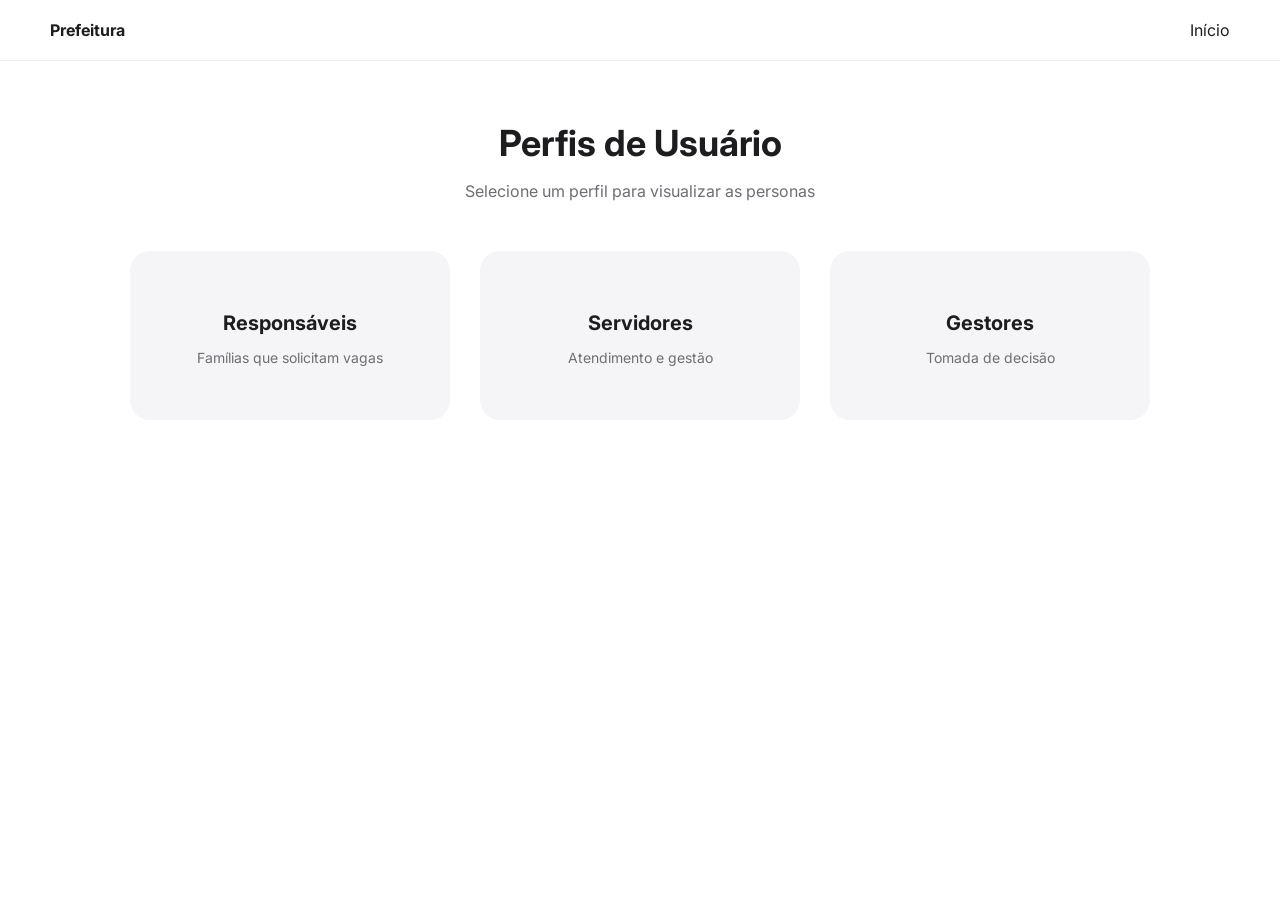
<file: Visao/perfis.html>
<!DOCTYPE html>
<html lang="pt-br">
<head>
    <meta charset="UTF-8">
    <title>Perfis de Usuário</title>

    <link href="https://fonts.googleapis.com/css2?family=Inter:wght@300;400;600&display=swap" rel="stylesheet">
    <link rel="stylesheet" href="css/perfis.css">
</head>

<body>

<nav>
    <div><strong>Prefeitura</strong></div>
    <div>
        <a href="telainicial.html">Início</a>
    </div>
</nav>

<div class="section">
    <h1>Perfis de Usuário</h1>
    <p>Selecione um perfil para visualizar as personas</p>
</div>

<div class="cards">

    <a href="perfil1.html" class="card">
        <h3>Responsáveis</h3>
        <p>Famílias que solicitam vagas</p>
    </a>

    <a href="perfil2.html" class="card">
        <h3>Servidores</h3>
        <p>Atendimento e gestão</p>
    </a>

    <a href="perfil3.html" class="card">
        <h3>Gestores</h3>
        <p>Tomada de decisão</p>
    </a>

</div>

</body>
</html>
</file>
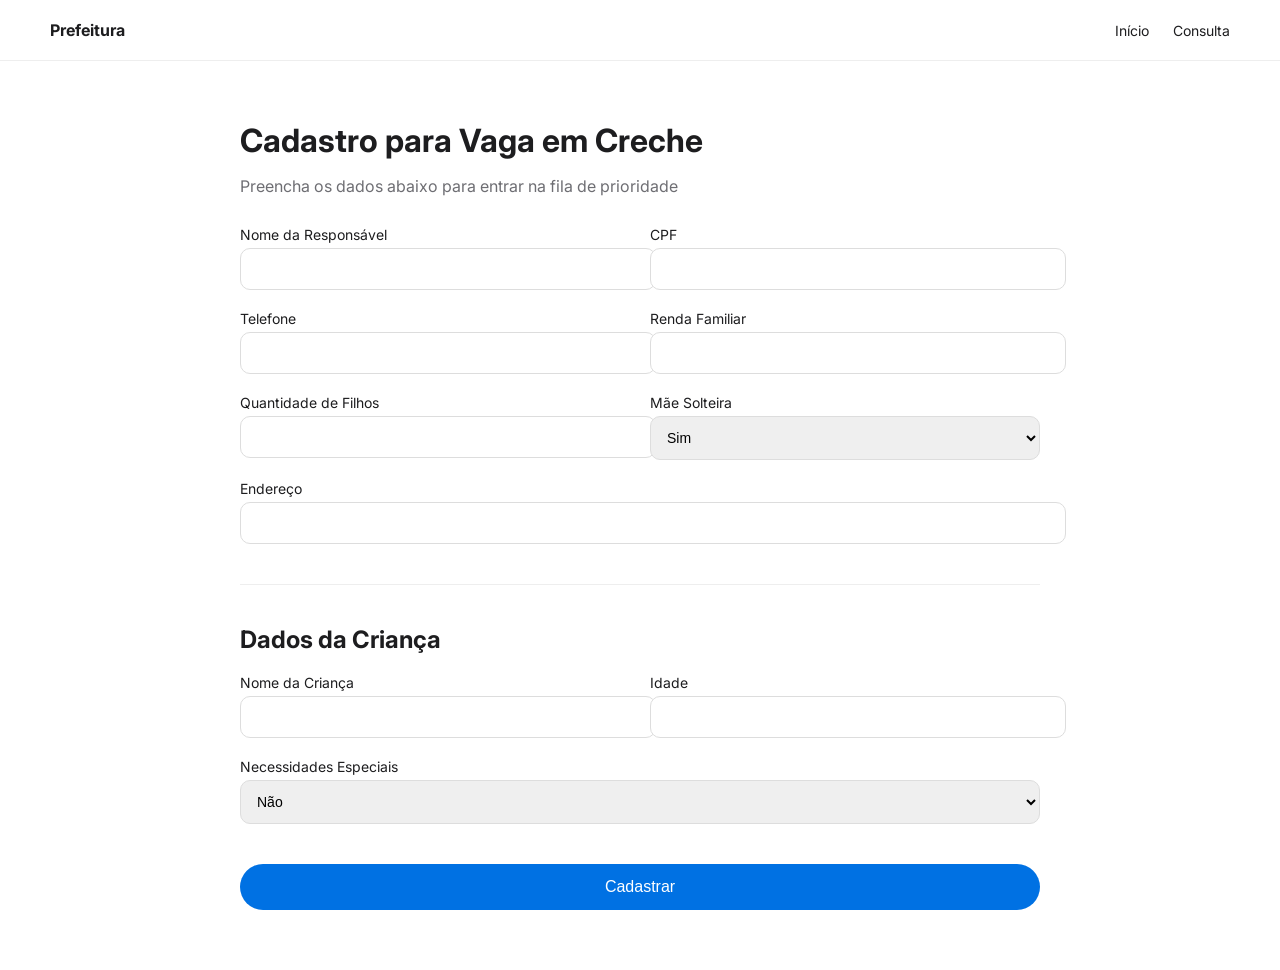
<file: Visao/telaCadastro.htm>
<!DOCTYPE html>
<html lang="pt-br">
<head>
    <meta charset="UTF-8">
    <title>Cadastro - Creches</title>

    <link href="https://fonts.googleapis.com/css2?family=Inter:wght@300;400;600&display=swap" rel="stylesheet">
    <link rel="stylesheet" href="css/cadastro.css">
    
</head>

<body>

<nav>
    <div><strong>Prefeitura</strong></div>
    <div>
        <a href="index.html">Início</a>
        <a href="#">Consulta</a>
    </div>
</nav>

<div class="container">

    <h1>Cadastro para Vaga em Creche</h1>
    <p class="subtitle">Preencha os dados abaixo para entrar na fila de prioridade</p>

    <form>

        <div class="grid">
            <div class="input-group">
                <label>Nome da Responsável</label>
                <input type="text">
            </div>

            <div class="input-group">
                <label>CPF</label>
                <input type="text">
            </div>
        </div>

        <div class="grid">
            <div class="input-group">
                <label>Telefone</label>
                <input type="text">
            </div>

            <div class="input-group">
                <label>Renda Familiar</label>
                <input type="number">
            </div>
        </div>

        <div class="grid">
            <div class="input-group">
                <label>Quantidade de Filhos</label>
                <input type="number">
            </div>

            <div class="input-group">
                <label>Mãe Solteira</label>
                <select>
                    <option>Sim</option>
                    <option>Não</option>
                </select>
            </div>
        </div>

        <div class="input-group">
            <label>Endereço</label>
            <input type="text">
        </div>

        <hr>

        <h2>Dados da Criança</h2>

        <div class="grid">
            <div class="input-group">
                <label>Nome da Criança</label>
                <input type="text">
            </div>

            <div class="input-group">
                <label>Idade</label>
                <input type="number">
            </div>
        </div>

        <div class="input-group">
            <label>Necessidades Especiais</label>
            <select>
                <option>Não</option>
                <option>Sim</option>
            </select>
        </div>

        <button type="submit">Cadastrar</button>

    </form>

</div>

</body>
</html>
</file>
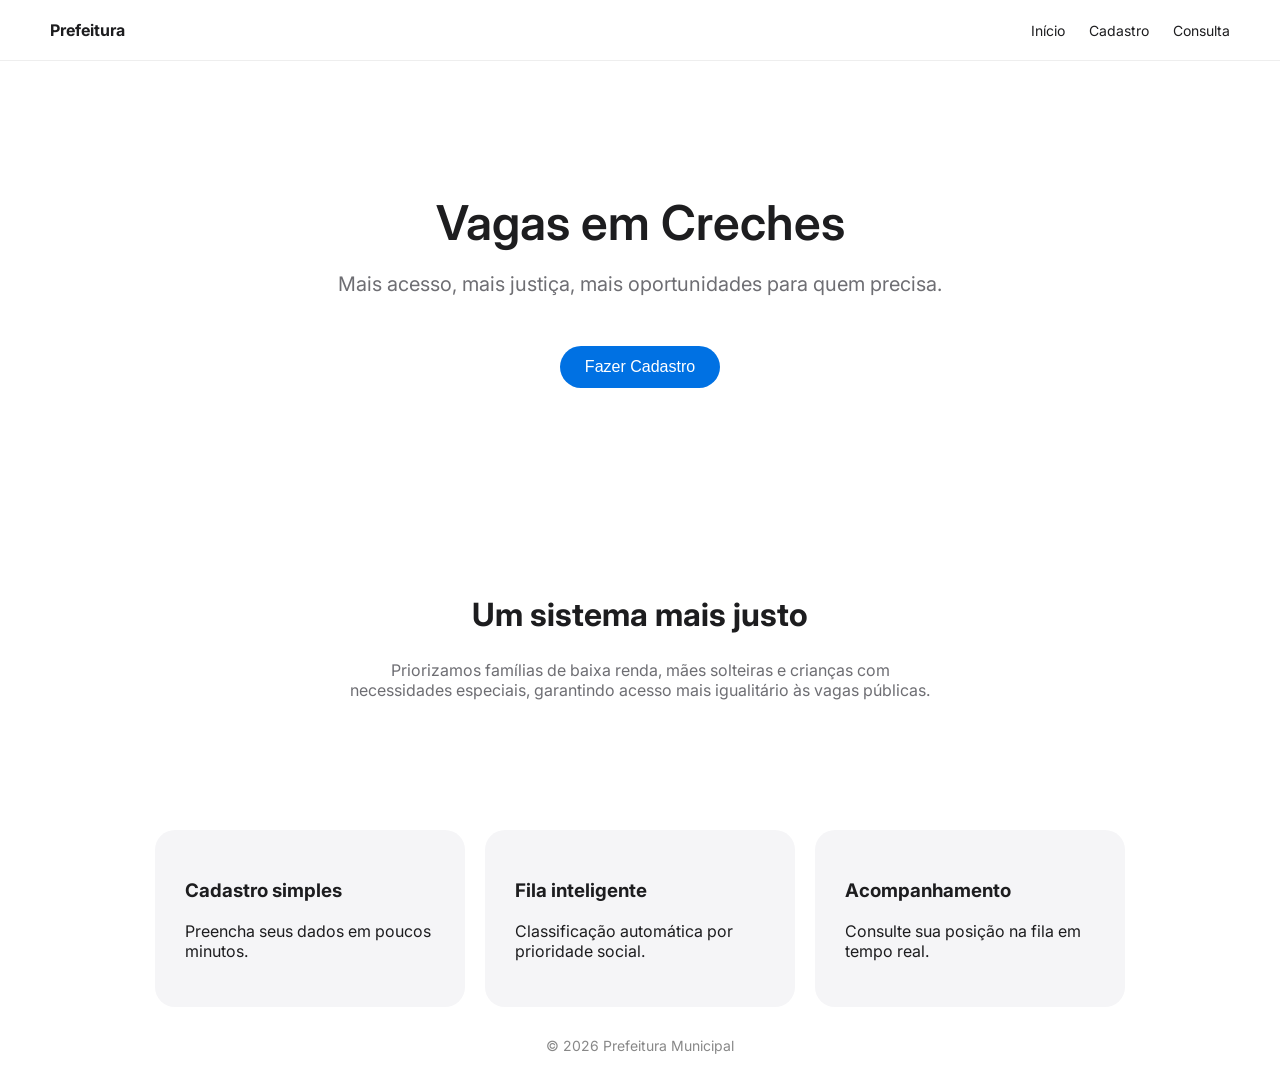
<file: Visao/telainicial.htm>
<!DOCTYPE html>
<html lang="pt-br">
<head>
    <meta charset="UTF-8">
    <title>Sistema de Creches</title>

    <link href="https://fonts.googleapis.com/css2?family=Inter:wght@300;400;600&display=swap" rel="stylesheet">
    <link rel="stylesheet" href="css\telainicial.css">
</head>

<body>

<nav>
    <div><strong>Prefeitura</strong></div>
    <div>
        <a href="#">Início</a>
        <a href="cadastro.html">Cadastro</a>
        <a href="#">Consulta</a>
    </div>
</nav>

<div class="hero">
    <h1>Vagas em Creches</h1>
    <p>Mais acesso, mais justiça, mais oportunidades para quem precisa.</p>
    <a href="cadastro.html">
        <button class="btn">Fazer Cadastro</button>
    </a>
</div>

<div class="section">
    <h2>Um sistema mais justo</h2>
    <p>
        Priorizamos famílias de baixa renda, mães solteiras e crianças com necessidades especiais,
        garantindo acesso mais igualitário às vagas públicas.
    </p>
</div>

<div class="cards">
    <div class="card">
        <h3>Cadastro simples</h3>
        <p>Preencha seus dados em poucos minutos.</p>
    </div>

    <div class="card">
        <h3>Fila inteligente</h3>
        <p>Classificação automática por prioridade social.</p>
    </div>

    <div class="card">
        <h3>Acompanhamento</h3>
        <p>Consulte sua posição na fila em tempo real.</p>
    </div>
</div>

<footer>
    © 2026 Prefeitura Municipal
</footer>

</body>
</html>
</file>
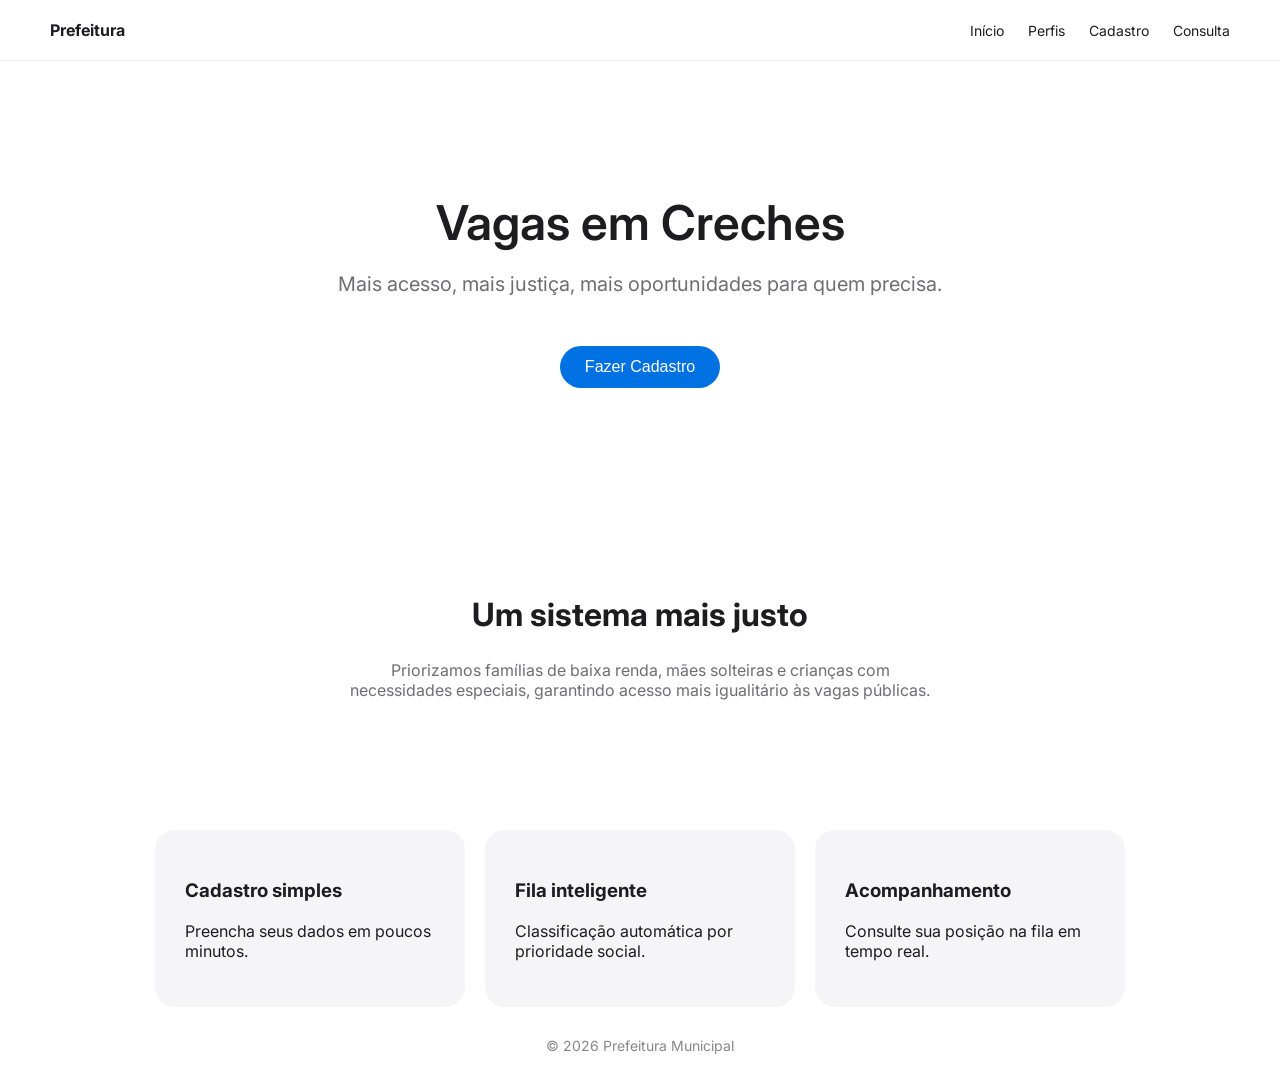
<file: Visao/telaInicial.html>
<!DOCTYPE html>
<html lang="pt-br">
<head>
    <meta charset="UTF-8">
    <title>Sistema de Creches</title>

    <link href="https://fonts.googleapis.com/css2?family=Inter:wght@300;400;600&display=swap" rel="stylesheet">
    <link rel="stylesheet" href="css\telainicial.css">
</head>

<body>

<nav>
    <div><strong>Prefeitura</strong></div>
    <div>
        <a href="#">Início</a>
        <a href="perfis.html">Perfis</a>
        <a href="telaCadastro.html">Cadastro</a>
        <a href="#">Consulta</a>
    </div>
</nav>

<div class="hero">
    <h1>Vagas em Creches</h1>
    <p>Mais acesso, mais justiça, mais oportunidades para quem precisa.</p>
    <a href="telaCadastro.html">
        <button class="btn">Fazer Cadastro</button>
    </a>
    <!-- <a href="perfis.html">
        <button class="btn">Ver Perfis</button>
    </a> -->
</div>

<div class="section">
    <h2>Um sistema mais justo</h2>
    <p>
        Priorizamos famílias de baixa renda, mães solteiras e crianças com necessidades especiais,
        garantindo acesso mais igualitário às vagas públicas.
    </p>
</div>

<div class="cards">
    <div class="card">
        <h3>Cadastro simples</h3>
        <p>Preencha seus dados em poucos minutos.</p>
    </div>

    <div class="card">
        <h3>Fila inteligente</h3>
        <p>Classificação automática por prioridade social.</p>
    </div>

    <div class="card">
        <h3>Acompanhamento</h3>
        <p>Consulte sua posição na fila em tempo real.</p>
    </div>
</div>

<footer>
    © 2026 Prefeitura Municipal
</footer>

</body>
</html>
</file>
<file: Visao/css/perfis.css>
body {
    margin: 0;
    font-family: 'Inter', sans-serif;
    background-color: #ffffff;
    color: #1d1d1f;
}

nav {
    display: flex;
    justify-content: space-between;
    padding: 20px 50px;
    border-bottom: 1px solid #eee;
}

a {
    text-decoration: none;
    color: inherit;
}

.section {
    text-align: center;
    margin-top: 60px;
}

.section h1 {
    font-size: 36px;
    margin-bottom: 10px;
}

.section p {
    color: #6e6e73;
}

.cards {
    display: flex;
    justify-content: center;
    gap: 30px;
    margin-top: 50px;
    flex-wrap: wrap;
}

.card {
    background: #f5f5f7;
    padding: 40px 30px;
    border-radius: 20px;
    width: 260px;
    text-align: center;
    transition: all 0.25s ease;
    cursor: pointer;
}

.card:hover {
    transform: translateY(-5px) scale(1.03);
    background-color: #eaeaea;
}

.card h3 {
    margin-bottom: 10px;
    font-size: 20px;
}

.card p {
    color: #6e6e73;
    font-size: 14px;
}

.modal {
    display: none;
    position: fixed;
    z-index: 999;
    left: 0;
    top: 0;
    width: 100%;
    height: 100%;
    background-color: rgba(0,0,0,0.6);
}

.modal-content {
    background: white;
    margin: 5% auto;
    padding: 30px;
    border-radius: 20px;
    width: 70%;
}

.fechar {
    float: right;
    font-size: 25px;
    cursor: pointer;
}

.modal-layout {
    display: flex;
    gap: 30px;
    align-items: center;
}

.modal-img img {
    width: 180px;
    border-radius: 20px;
}

.modal-texto h2 {
    margin-bottom: 10px;
}

@media (max-width: 600px) {
    nav {
        padding: 15px 20px;
    }

    .cards {
        flex-direction: column;
        align-items: center;
    }
}
</file>
<file: Visao/css/cadastro.css>
body {
    margin: 0;
    font-family: 'Inter', sans-serif;
    background-color: #ffffff;
    color: #1d1d1f;
}

/* NAV */
nav {
    display: flex;
    justify-content: space-between;
    padding: 20px 50px;
    border-bottom: 1px solid #eee;
}

nav a {
    text-decoration: none;
    color: #1d1d1f;
    margin-left: 20px;
    font-size: 14px;
}

/* CONTAINER */
.container {
    max-width: 800px;
    margin: 60px auto;
    padding: 0 20px;
}

/* TITULOS */
h1 {
    font-size: 32px;
    margin-bottom: 5px;
}

.subtitle {
    color: #6e6e73;
    margin-bottom: 30px;
}

/* GRID */
.grid {
    display: flex;
    gap: 20px;
}

.grid .input-group {
    flex: 1;
}

/* INPUTS */
.input-group {
    margin-bottom: 20px;
}

label {
    font-size: 14px;
    margin-bottom: 5px;
    display: block;
}

input, select {
    width: 100%;
    padding: 12px;
    border-radius: 10px;
    border: 1px solid #ddd;
    font-size: 14px;
}

/* BOTÃO */
button {
    width: 100%;
    padding: 14px;
    border: none;
    border-radius: 30px;
    background-color: #0071e3;
    color: white;
    font-size: 16px;
    cursor: pointer;
    margin-top: 20px;
}

/* DIVISÃO */
hr {
    margin: 40px 0;
    border: none;
    border-top: 1px solid #eee;
}

/* RESPONSIVO */
@media (max-width: 600px) {
    .grid {
        flex-direction: column;
    }

    nav {
        padding: 15px 20px;
    }
}
</file>
